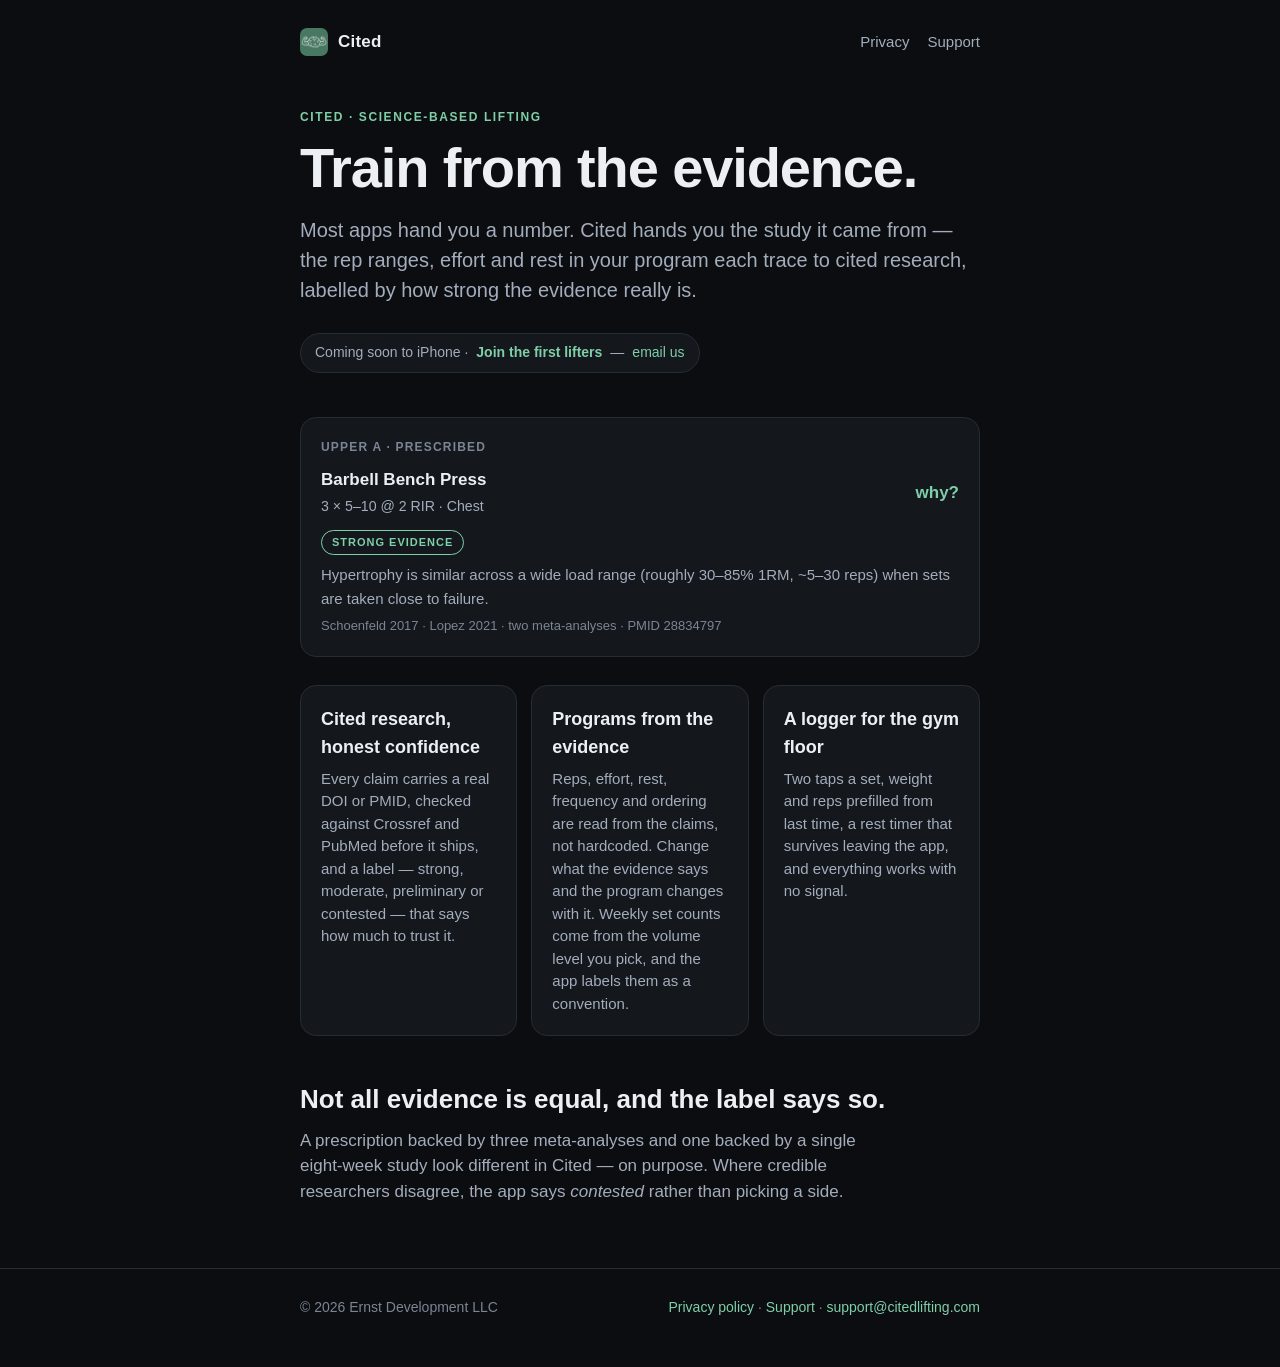
<file: index.html>
<!doctype html>
<html lang="en">
<head>
<meta charset="utf-8">
<meta name="viewport" content="width=device-width,initial-scale=1">
<title>Cited — Train from the evidence</title>
<meta name="description" content="Cited is a science-based lifting app. The rep ranges, effort and rest in your program each trace to a cited study with an honest confidence label.">
<meta property="og:title" content="Cited — Train from the evidence">
<meta property="og:description" content="Programs built from cited research, a logger built for the gym floor, and the studies behind every prescription.">
<meta property="og:image" content="https://citedlifting.com/icon.png">
<meta name="theme-color" content="#0B0D10">
<link rel="icon" href="/favicon.png"><link rel="apple-touch-icon" href="/icon.png">
<link rel="stylesheet" href="/styles.css">
<script>
// Older app builds send the email-confirmation redirect to the site root.
// Anything that looks like an auth outcome in the URL is forwarded to the
// page built for it, which also drops it from the address bar.
(function(){var q=location.search+location.hash;if(/(^|[#&?])(access_token|refresh_token|code|error|error_code|type)=/.test(q))location.replace('/verified/'+location.search+location.hash);})();
</script>
</head>
<body>
<header><div class="wrap">
  <a class="brand" href="/"><img src="/icon.png" alt="">Cited</a>
  <nav><a href="/privacy/">Privacy</a><a href="/support/">Support</a></nav>
</div></header>

<main class="wrap">
  <section class="hero">
    <p class="eyebrow">CITED · SCIENCE-BASED LIFTING</p>
    <h1>Train from the evidence.</h1>
    <p class="lede">Most apps hand you a number. Cited hands you the study it came from — the rep ranges, effort and rest in your program each trace to cited research, labelled by how strong the evidence really is.</p>
    <span class="pill">Coming soon to iPhone · <b>Join the first lifters</b> — <a href="mailto:support@citedlifting.com?subject=Notify%20me%20when%20Cited%20launches">email us</a></span>
  </section>

  <section class="card" style="margin-top:36px">
    <p class="label">UPPER A · PRESCRIBED</p>
    <div class="rx">
      <div><strong>Barbell Bench Press</strong><br><small>3 × 5–10 @ 2 RIR · Chest</small></div>
      <a href="#why" style="font-weight:700">why?</a>
    </div>
    <div id="why" class="claim">
      <span class="badge">STRONG EVIDENCE</span><br>
      <span style="display:block;margin-top:8px">Hypertrophy is similar across a wide load range (roughly 30–85% 1RM, ~5–30 reps) when sets are taken close to failure.</span>
      <span class="meta" style="display:block;margin-top:6px;font-size:13px;color:var(--faint)">Schoenfeld 2017 · Lopez 2021 · two meta-analyses · PMID 28834797</span>
    </div>
  </section>

  <section class="grid">
    <div class="card"><h3>Cited research, honest confidence</h3><p>Every claim carries a real DOI or PMID, checked against Crossref and PubMed before it ships, and a label — strong, moderate, preliminary or contested — that says how much to trust it.</p></div>
    <div class="card"><h3>Programs from the evidence</h3><p>Reps, effort, rest, frequency and ordering are read from the claims, not hardcoded. Change what the evidence says and the program changes with it. Weekly set counts come from the volume level you pick, and the app labels them as a convention.</p></div>
    <div class="card"><h3>A logger for the gym floor</h3><p>Two taps a set, weight and reps prefilled from last time, a rest timer that survives leaving the app, and everything works with no signal.</p></div>
  </section>

  <h2>Not all evidence is equal, and the label says so.</h2>
  <p class="lede" style="font-size:17px">A prescription backed by three meta-analyses and one backed by a single eight-week study look different in Cited — on purpose. Where credible researchers disagree, the app says <em>contested</em> rather than picking a side.</p>
</main>

<footer><div class="wrap">
  <span>© 2026 Ernst Development LLC</span>
  <span><a href="/privacy/">Privacy policy</a> · <a href="/support/">Support</a> · <a href="mailto:support@citedlifting.com">support@citedlifting.com</a></span>
</div></footer>
</body>
</html>
</file>
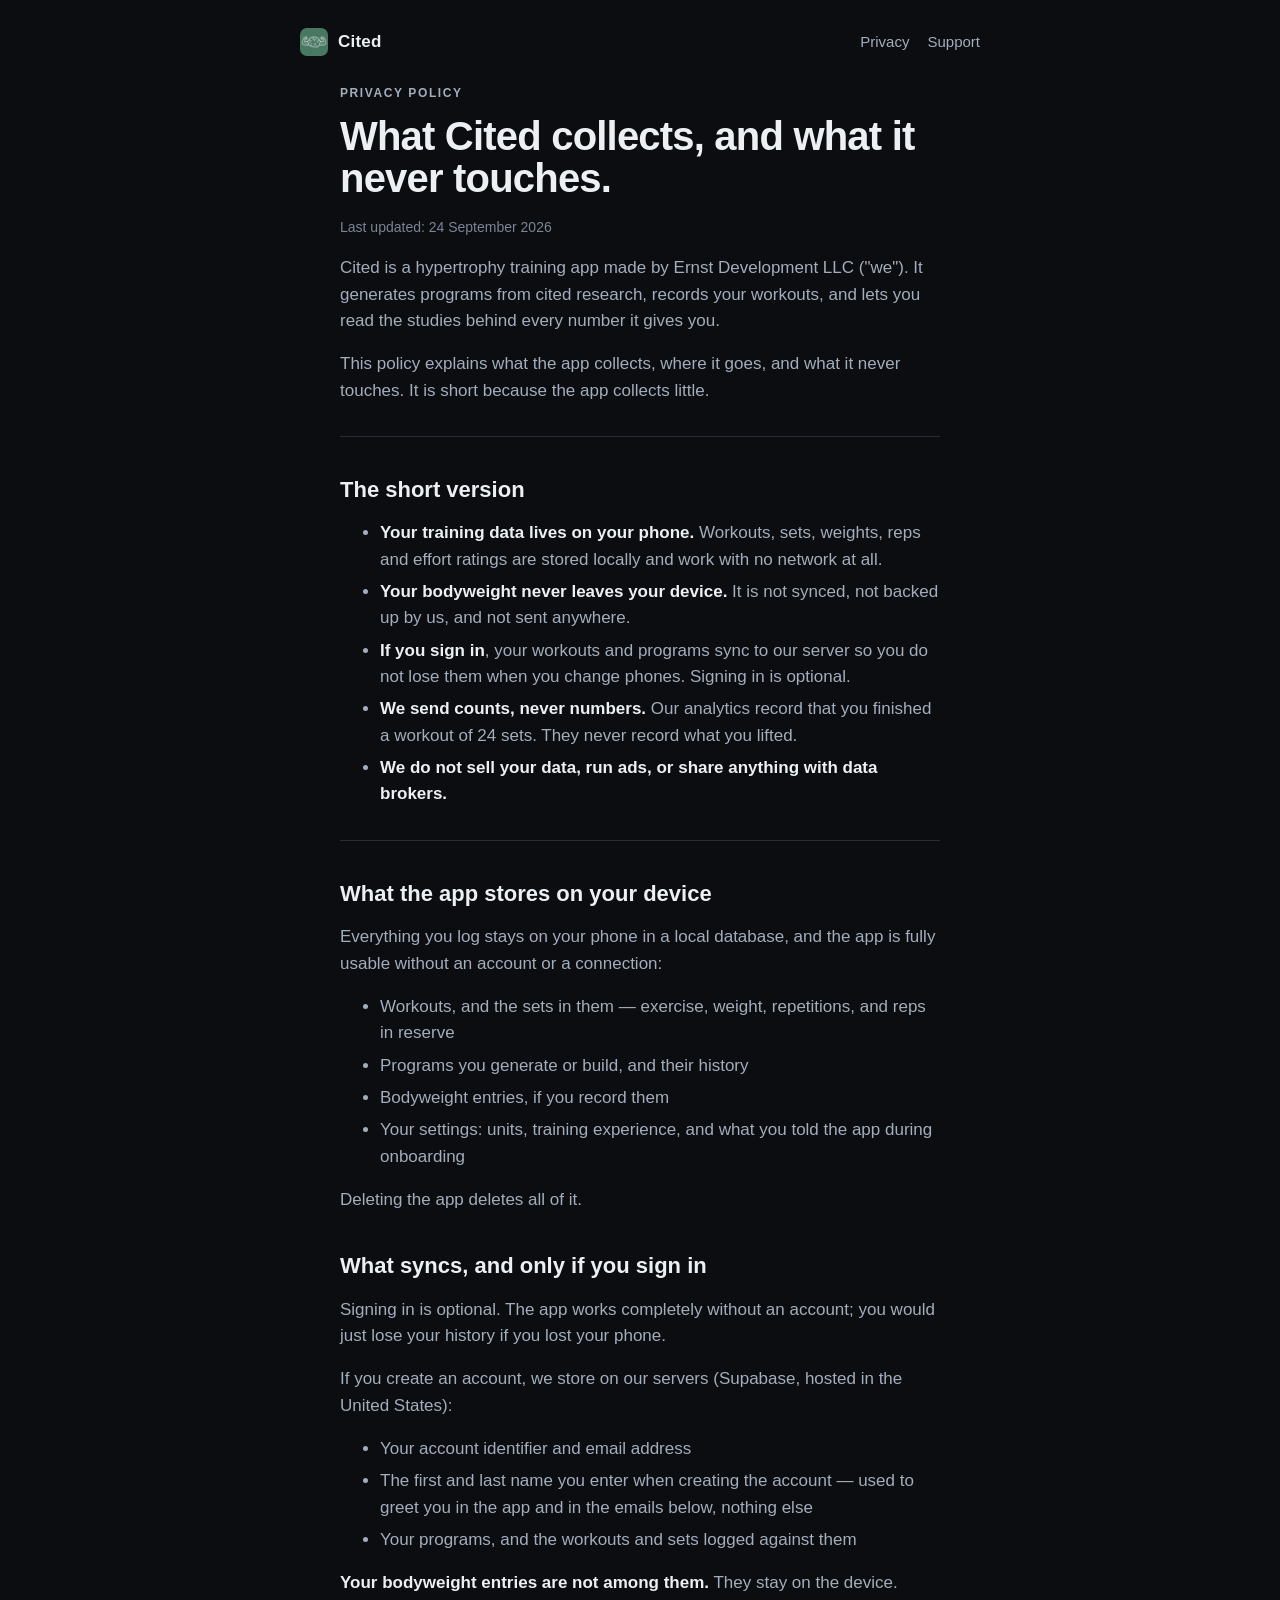
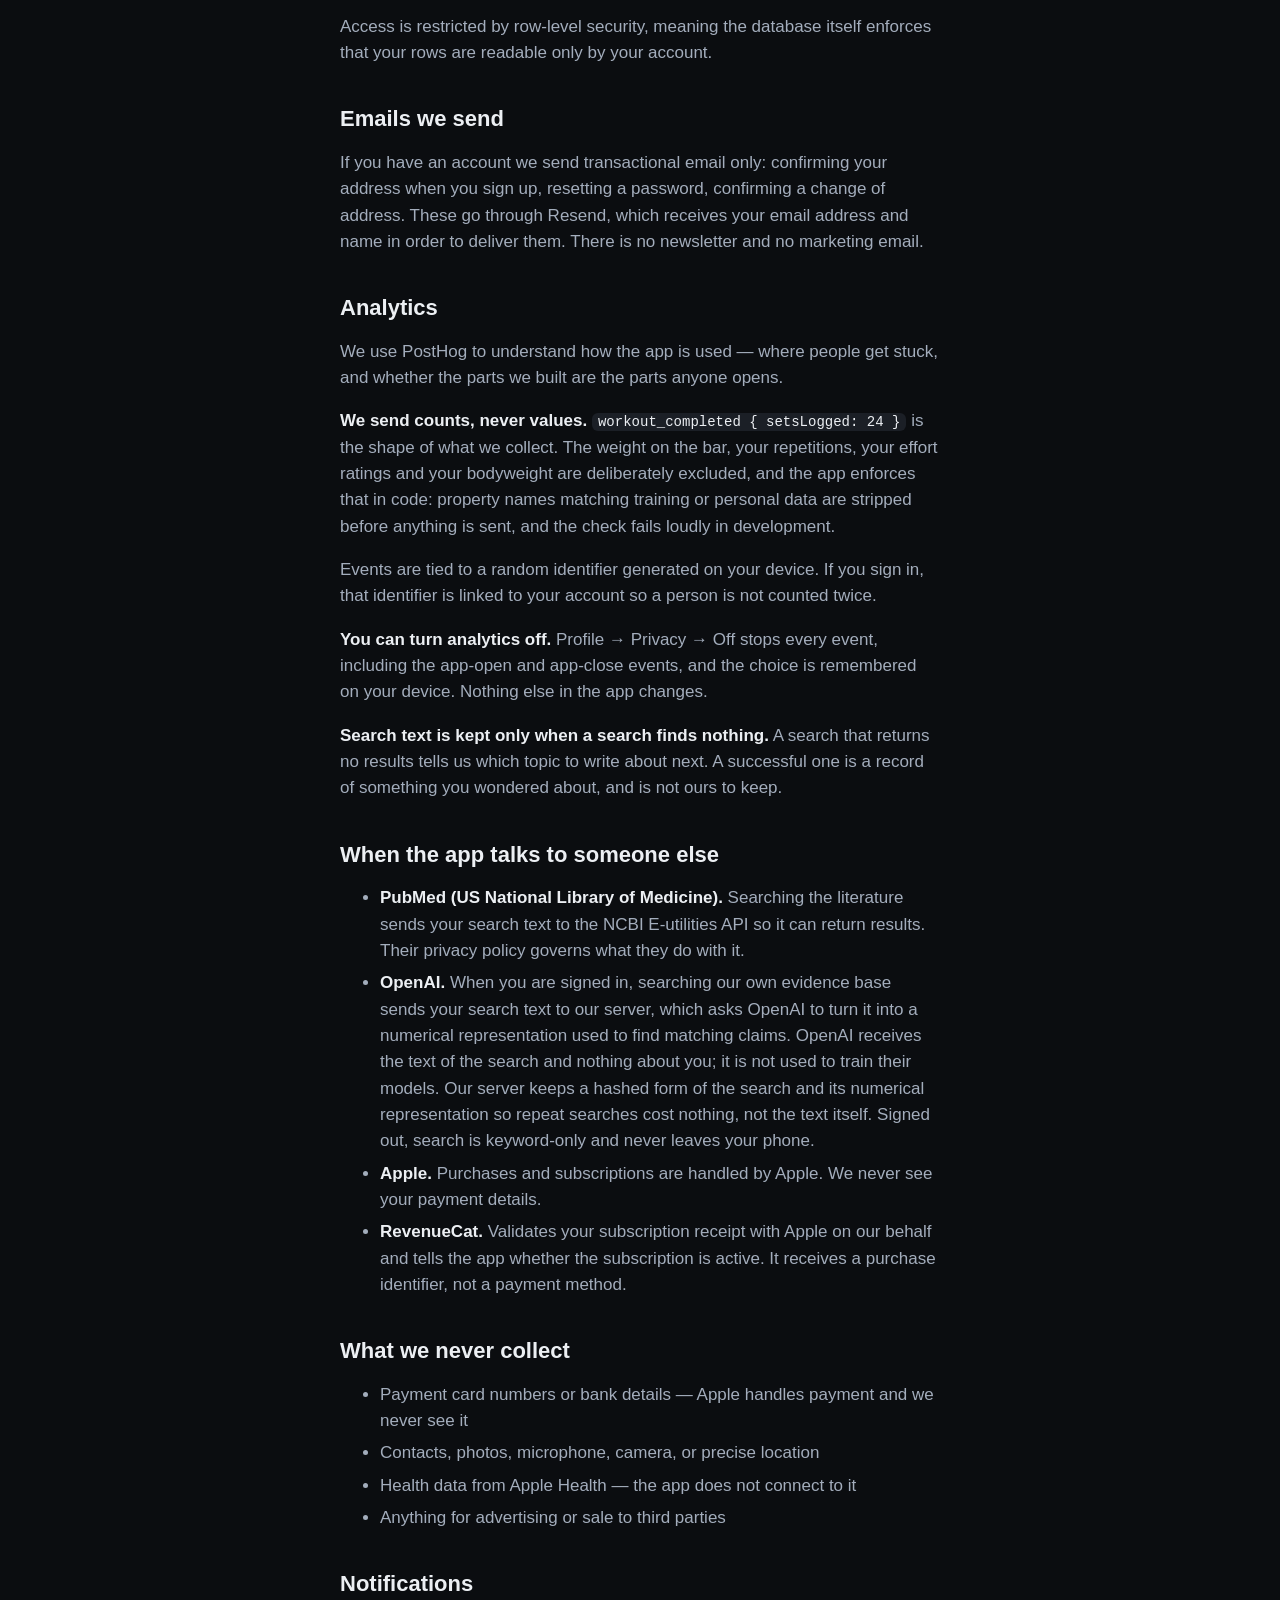
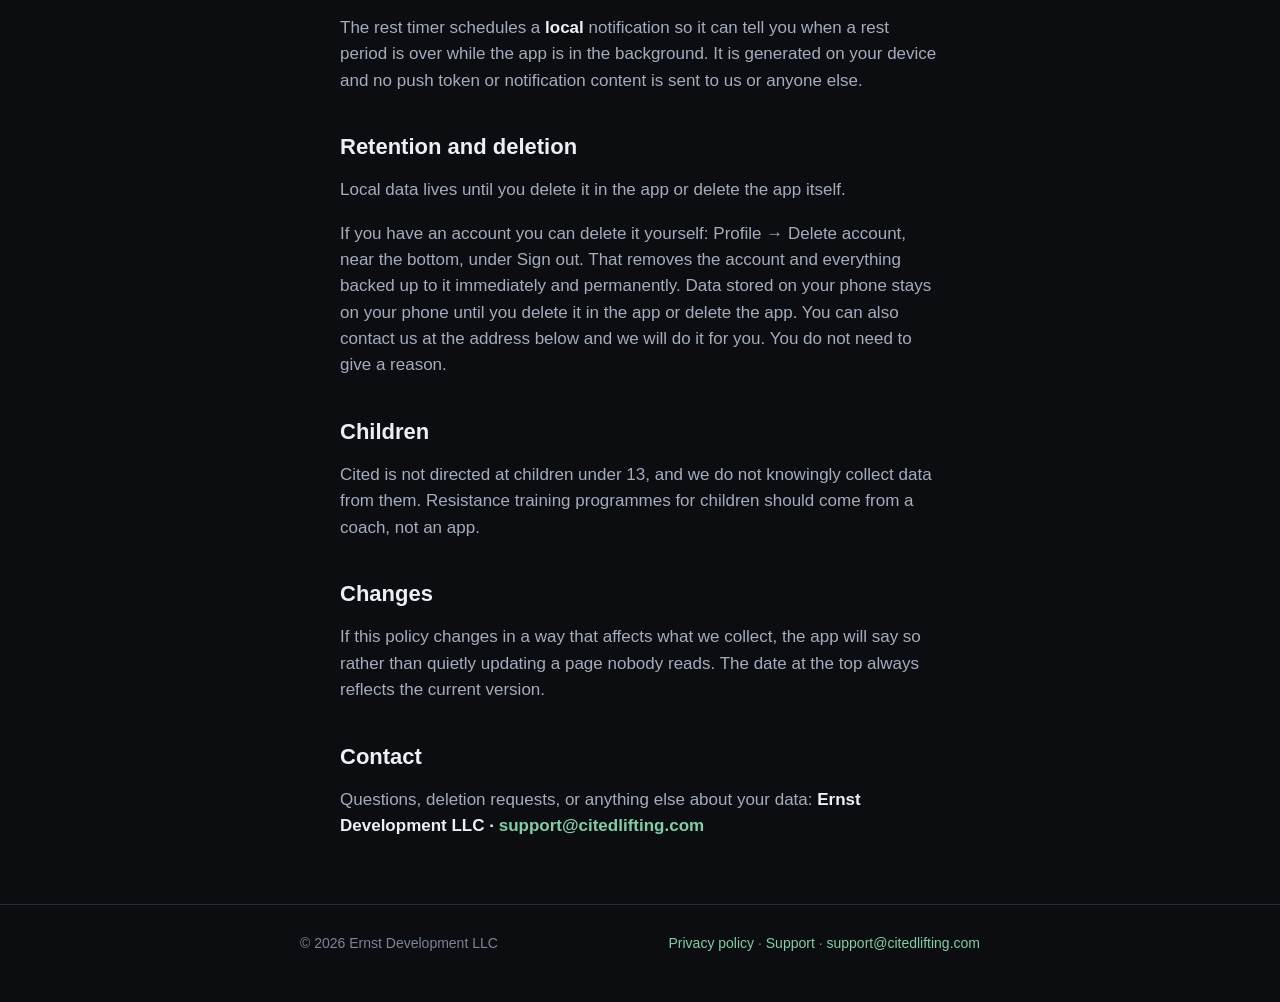
<file: privacy/index.html>
<!doctype html>
<html lang="en">
<head>
<meta charset="utf-8"><meta name="viewport" content="width=device-width,initial-scale=1">
<title>Privacy policy — Cited</title>
<meta name="description" content="What the Cited app collects, where it goes, and what it never touches.">
<meta name="theme-color" content="#0B0D10">
<link rel="icon" href="/favicon.png"><link rel="apple-touch-icon" href="/icon.png">
<link rel="stylesheet" href="/styles.css">
</head>
<body>
<header><div class="wrap">
  <a class="brand" href="/"><img src="/icon.png" alt="">Cited</a>
  <nav><a href="/privacy/">Privacy</a><a href="/support/">Support</a></nav>
</div></header>
<main class="wrap prose">
  <p class="eyebrow">PRIVACY POLICY</p>
  <h1 style="font-size:40px">What Cited collects, and what it never touches.</h1>
  <p class="meta">Last updated: 24 September 2026</p>
  <p>Cited is a hypertrophy training app made by Ernst Development LLC ("we"). It generates programs from cited research, records your workouts, and lets you read the studies behind every number it gives you.</p>
  <p>This policy explains what the app collects, where it goes, and what it never touches. It is short because the app collects little.</p>
  <hr>
  <h2>The short version</h2>
  <ul><li><strong>Your training data lives on your phone.</strong> Workouts, sets, weights, reps and effort ratings are stored locally and work with no network at all.</li><li><strong>Your bodyweight never leaves your device.</strong> It is not synced, not backed up by us, and not sent anywhere.</li><li><strong>If you sign in</strong>, your workouts and programs sync to our server so you do not lose them when you change phones. Signing in is optional.</li><li><strong>We send counts, never numbers.</strong> Our analytics record that you finished a workout of 24 sets. They never record what you lifted.</li><li><strong>We do not sell your data, run ads, or share anything with data brokers.</strong></li></ul>
  <hr>
  <h2>What the app stores on your device</h2>
  <p>Everything you log stays on your phone in a local database, and the app is fully usable without an account or a connection:</p>
  <ul><li>Workouts, and the sets in them — exercise, weight, repetitions, and reps in reserve</li><li>Programs you generate or build, and their history</li><li>Bodyweight entries, if you record them</li><li>Your settings: units, training experience, and what you told the app during onboarding</li></ul>
  <p>Deleting the app deletes all of it.</p>
  <h2>What syncs, and only if you sign in</h2>
  <p>Signing in is optional. The app works completely without an account; you would just lose your history if you lost your phone.</p>
  <p>If you create an account, we store on our servers (Supabase, hosted in the United States):</p>
  <ul><li>Your account identifier and email address</li><li>The first and last name you enter when creating the account — used to greet you in the app and in the emails below, nothing else</li><li>Your programs, and the workouts and sets logged against them</li></ul>
  <p><strong>Your bodyweight entries are not among them.</strong> They stay on the device.</p>
  <p>Access is restricted by row-level security, meaning the database itself enforces that your rows are readable only by your account.</p>
  <h2>Emails we send</h2>
  <p>If you have an account we send transactional email only: confirming your address when you sign up, resetting a password, confirming a change of address. These go through Resend, which receives your email address and name in order to deliver them. There is no newsletter and no marketing email.</p>
  <h2>Analytics</h2>
  <p>We use PostHog to understand how the app is used — where people get stuck, and whether the parts we built are the parts anyone opens.</p>
  <p><strong>We send counts, never values.</strong> <code>workout_completed { setsLogged: 24 }</code> is the shape of what we collect. The weight on the bar, your repetitions, your effort ratings and your bodyweight are deliberately excluded, and the app enforces that in code: property names matching training or personal data are stripped before anything is sent, and the check fails loudly in development.</p>
  <p>Events are tied to a random identifier generated on your device. If you sign in, that identifier is linked to your account so a person is not counted twice.</p>
  <p><strong>You can turn analytics off.</strong> Profile → Privacy → Off stops every event, including the app-open and app-close events, and the choice is remembered on your device. Nothing else in the app changes.</p>
  <p><strong>Search text is kept only when a search finds nothing.</strong> A search that returns no results tells us which topic to write about next. A successful one is a record of something you wondered about, and is not ours to keep.</p>
  <h2>When the app talks to someone else</h2>
  <ul><li><strong>PubMed (US National Library of Medicine).</strong> Searching the literature sends your search text to the NCBI E-utilities API so it can return results. Their privacy policy governs what they do with it.</li><li><strong>OpenAI.</strong> When you are signed in, searching our own evidence base sends your search text to our server, which asks OpenAI to turn it into a numerical representation used to find matching claims. OpenAI receives the text of the search and nothing about you; it is not used to train their models. Our server keeps a hashed form of the search and its numerical representation so repeat searches cost nothing, not the text itself. Signed out, search is keyword-only and never leaves your phone.</li><li><strong>Apple.</strong> Purchases and subscriptions are handled by Apple. We never see your payment details.</li><li><strong>RevenueCat.</strong> Validates your subscription receipt with Apple on our behalf and tells the app whether the subscription is active. It receives a purchase identifier, not a payment method.</li></ul>
  <h2>What we never collect</h2>
  <ul><li>Payment card numbers or bank details — Apple handles payment and we never see it</li><li>Contacts, photos, microphone, camera, or precise location</li><li>Health data from Apple Health — the app does not connect to it</li><li>Anything for advertising or sale to third parties</li></ul>
  <h2>Notifications</h2>
  <p>The rest timer schedules a <strong>local</strong> notification so it can tell you when a rest period is over while the app is in the background. It is generated on your device and no push token or notification content is sent to us or anyone else.</p>
  <h2>Retention and deletion</h2>
  <p>Local data lives until you delete it in the app or delete the app itself.</p>
  <p>If you have an account you can delete it yourself: Profile → Delete account, near the bottom, under Sign out. That removes the account and everything backed up to it immediately and permanently. Data stored on your phone stays on your phone until you delete it in the app or delete the app. You can also contact us at the address below and we will do it for you. You do not need to give a reason.</p>
  <h2>Children</h2>
  <p>Cited is not directed at children under 13, and we do not knowingly collect data from them. Resistance training programmes for children should come from a coach, not an app.</p>
  <h2>Changes</h2>
  <p>If this policy changes in a way that affects what we collect, the app will say so rather than quietly updating a page nobody reads. The date at the top always reflects the current version.</p>
  <h2>Contact</h2>
  <p>Questions, deletion requests, or anything else about your data: <strong>Ernst Development LLC · <a href="mailto:support@citedlifting.com">support@citedlifting.com</a></strong></p>
</main>
<footer><div class="wrap">
  <span>© 2026 Ernst Development LLC</span>
  <span><a href="/privacy/">Privacy policy</a> · <a href="/support/">Support</a> · <a href="mailto:support@citedlifting.com">support@citedlifting.com</a></span>
</div></footer>
</body>
</html>
</file>
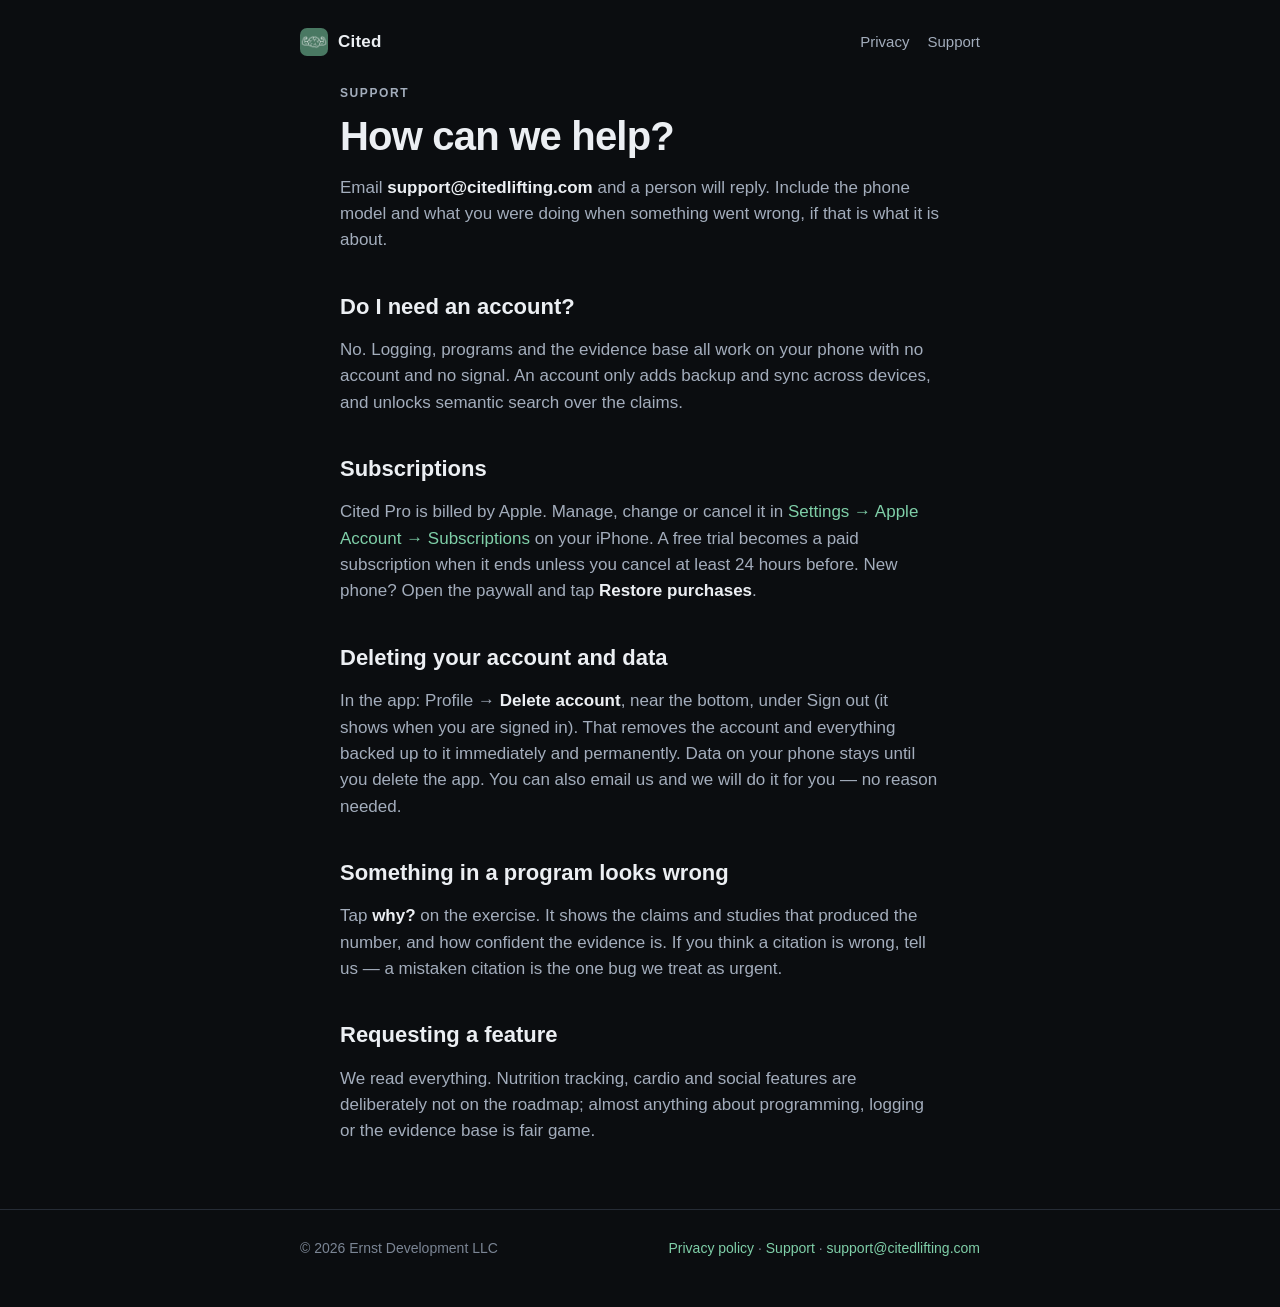
<file: support/index.html>
<!doctype html>
<html lang="en">
<head>
<meta charset="utf-8"><meta name="viewport" content="width=device-width,initial-scale=1">
<title>Support — Cited</title>
<meta name="description" content="Help with the Cited app: accounts, subscriptions, deleting your data, and how to reach us.">
<meta name="theme-color" content="#0B0D10">
<link rel="icon" href="/favicon.png"><link rel="apple-touch-icon" href="/icon.png">
<link rel="stylesheet" href="/styles.css">
</head>
<body>
<header><div class="wrap">
  <a class="brand" href="/"><img src="/icon.png" alt="">Cited</a>
  <nav><a href="/privacy/">Privacy</a><a href="/support/">Support</a></nav>
</div></header>
<main class="wrap prose">
  <p class="eyebrow">SUPPORT</p>
  <h1 style="font-size:40px">How can we help?</h1>
  <p>Email <a href="mailto:support@citedlifting.com"><strong>support@citedlifting.com</strong></a> and a person will reply. Include the phone model and what you were doing when something went wrong, if that is what it is about.</p>

  <h2>Do I need an account?</h2>
  <p>No. Logging, programs and the evidence base all work on your phone with no account and no signal. An account only adds backup and sync across devices, and unlocks semantic search over the claims.</p>

  <h2>Subscriptions</h2>
  <p>Cited Pro is billed by Apple. Manage, change or cancel it in <a href="https://apps.apple.com/account/subscriptions">Settings → Apple Account → Subscriptions</a> on your iPhone. A free trial becomes a paid subscription when it ends unless you cancel at least 24 hours before. New phone? Open the paywall and tap <strong>Restore purchases</strong>.</p>

  <h2>Deleting your account and data</h2>
  <p>In the app: Profile → <strong>Delete account</strong>, near the bottom, under Sign out (it shows when you are signed in). That removes the account and everything backed up to it immediately and permanently. Data on your phone stays until you delete the app. You can also email us and we will do it for you — no reason needed.</p>

  <h2>Something in a program looks wrong</h2>
  <p>Tap <strong>why?</strong> on the exercise. It shows the claims and studies that produced the number, and how confident the evidence is. If you think a citation is wrong, tell us — a mistaken citation is the one bug we treat as urgent.</p>

  <h2>Requesting a feature</h2>
  <p>We read everything. Nutrition tracking, cardio and social features are deliberately not on the roadmap; almost anything about programming, logging or the evidence base is fair game.</p>
</main>
<footer><div class="wrap">
  <span>© 2026 Ernst Development LLC</span>
  <span><a href="/privacy/">Privacy policy</a> · <a href="/support/">Support</a> · <a href="mailto:support@citedlifting.com">support@citedlifting.com</a></span>
</div></footer>
</body>
</html>
</file>
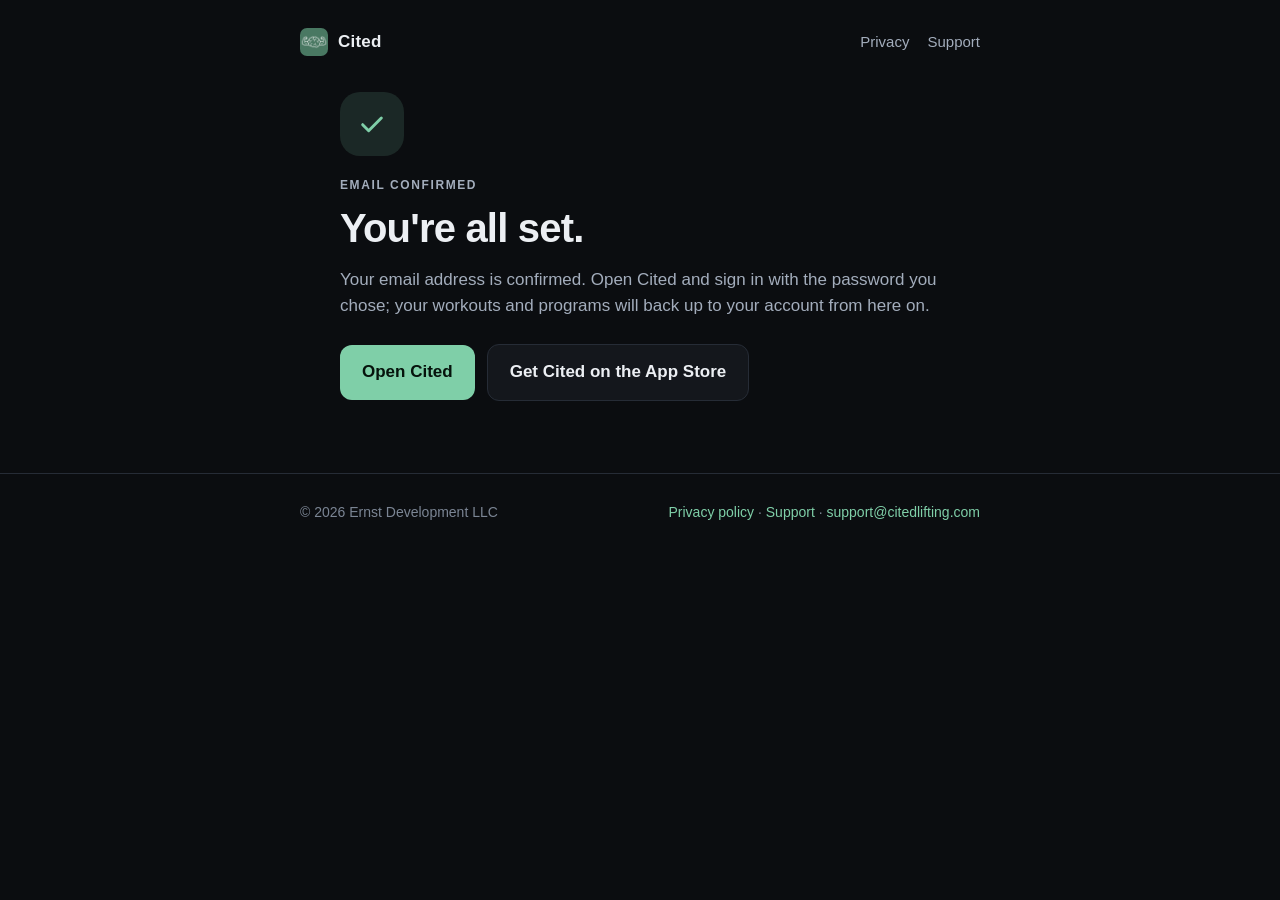
<file: verified/index.html>
<!doctype html>
<html lang="en">
<head>
<meta charset="utf-8"><meta name="viewport" content="width=device-width,initial-scale=1">
<title>Email confirmed — Cited</title>
<meta name="robots" content="noindex">
<meta name="theme-color" content="#0B0D10">
<link rel="icon" href="/favicon.png"><link rel="apple-touch-icon" href="/icon.png">
<link rel="stylesheet" href="/styles.css">
<style>
.status{display:inline-flex;align-items:center;justify-content:center;width:64px;height:64px;border-radius:20px;background:rgba(127,207,168,.14);color:var(--accent);margin:8px 0 20px}
.status.err{background:rgba(255,120,120,.12);color:#ff9a9a}
.status svg{width:32px;height:32px}
.btn{display:inline-block;background:var(--accent);color:var(--accent-text);font-weight:700;padding:14px 22px;border-radius:12px;margin:8px 12px 8px 0}
.btn:hover{text-decoration:none;filter:brightness(1.05)}
.btn.secondary{background:var(--surface);color:var(--text);border:1px solid var(--border)}
.hint{color:var(--faint);font-size:14px;margin-top:14px}
[hidden]{display:none!important}
</style>
</head>
<body>
<header><div class="wrap">
  <a class="brand" href="/"><img src="/icon.png" alt="">Cited</a>
  <nav><a href="/privacy/">Privacy</a><a href="/support/">Support</a></nav>
</div></header>
<main class="wrap prose">
  <section id="ok">
    <div class="status" aria-hidden="true"><svg viewBox="0 0 24 24" fill="none" stroke="currentColor" stroke-width="2.2" stroke-linecap="round" stroke-linejoin="round"><path d="M5 12.5l4.5 4.5L19 7.5"/></svg></div>
    <p class="eyebrow">EMAIL CONFIRMED</p>
    <h1 style="font-size:40px">You're all set.</h1>
    <p>Your email address is confirmed. Open Cited and sign in with the password you chose; your workouts and programs will back up to your account from here on.</p>
    <p><a class="btn" id="open" href="sbl://">Open Cited</a><a class="btn secondary" href="https://apps.apple.com/app/id6809612794">Get Cited on the App Store</a></p>
    <p class="hint" id="open-hint" hidden>If nothing happened, Cited is not installed on this device. Open it on your phone from the home screen and sign in there.</p>
  </section>
  <section id="bad" hidden>
    <div class="status err" aria-hidden="true"><svg viewBox="0 0 24 24" fill="none" stroke="currentColor" stroke-width="2.2" stroke-linecap="round"><path d="M12 7v6"/><circle cx="12" cy="17" r="1" fill="currentColor"/><circle cx="12" cy="12" r="9"/></svg></div>
    <p class="eyebrow">LINK NOT VALID</p>
    <h1 style="font-size:40px">This link has expired or was already used.</h1>
    <p id="bad-reason" class="hint"></p>
    <p>Confirmation links work once and expire after a while. Try signing in to Cited first: if your address was already confirmed, it will simply work. If it says your email is not confirmed, write to <a href="mailto:support@citedlifting.com">support@citedlifting.com</a> from that address and we will confirm it for you.</p>
    <p><a class="btn" href="sbl://">Open Cited</a></p>
  </section>
</main>
<footer><div class="wrap">
  <span>© 2026 Ernst Development LLC</span>
  <span><a href="/privacy/">Privacy policy</a> · <a href="/support/">Support</a> · <a href="mailto:support@citedlifting.com">support@citedlifting.com</a></span>
</div></footer>
<script>
(function () {
  // Supabase sends the outcome in the URL: `?code=` or `#access_token=` on
  // success, `error`/`error_code`/`error_description` on failure. Read it,
  // then drop it from the address bar at once so nothing session-shaped
  // lingers in history or gets copied by accident. Nothing here is stored
  // or sent anywhere.
  var hash = new URLSearchParams(location.hash.replace(/^#/, ''));
  var query = new URLSearchParams(location.search);
  var get = function (k) { return hash.get(k) || query.get(k); };
  var failed = !!(get('error') || get('error_code'));
  var reason = get('error_description');
  try { history.replaceState(null, '', location.pathname); } catch (e) {}
  if (failed) {
    document.getElementById('ok').hidden = true;
    document.getElementById('bad').hidden = false;
    if (reason) document.getElementById('bad-reason').textContent = reason.replace(/\+/g, ' ');
  }
  var open = document.getElementById('open');
  if (open) open.addEventListener('click', function () {
    setTimeout(function () { document.getElementById('open-hint').hidden = false; }, 1500);
  });
})();
</script>
</body>
</html>
</file>
<file: styles.css>
:root{--bg:#0B0D10;--surface:#14171C;--raised:#1B1F26;--border:#262C36;--text:#ECEFF3;--dim:#A3ADBC;--faint:#7B8594;--accent:#7FCFA8;--accent-text:#06130C;--max:720px}
*{box-sizing:border-box}html{-webkit-text-size-adjust:100%}
body{margin:0;background:var(--bg);color:var(--text);font:17px/1.55 -apple-system,BlinkMacSystemFont,"Segoe UI",Inter,Helvetica,Arial,sans-serif}
a{color:var(--accent);text-decoration:none}a:hover{text-decoration:underline}
.wrap{max-width:var(--max);margin:0 auto;padding:0 20px}
header{padding:28px 0}header .wrap{display:flex;align-items:center;justify-content:space-between;gap:16px}
.brand{display:flex;align-items:center;gap:10px;color:var(--text);font-weight:700;letter-spacing:.2px}.brand img{width:28px;height:28px;border-radius:7px}
nav a{color:var(--dim);margin-left:18px;font-size:15px}nav a:hover{color:var(--text)}
.eyebrow{color:var(--accent);font-size:12px;letter-spacing:1.6px;font-weight:700;margin:0 0 12px}
h1{font-size:clamp(36px,7vw,56px);line-height:1.05;letter-spacing:-.02em;margin:0 0 18px}
h2{font-size:26px;line-height:1.2;margin:48px 0 12px}h3{font-size:18px;margin:0 0 6px}
.lede{color:var(--dim);font-size:20px;line-height:1.5;margin:0 0 28px;max-width:34em}
.pill{display:inline-flex;align-items:center;gap:8px;background:var(--surface);border:1px solid var(--border);border-radius:999px;padding:8px 14px;color:var(--dim);font-size:14px}
.pill b{color:var(--accent);font-weight:700}
.card{background:var(--surface);border:1px solid var(--border);border-radius:16px;padding:20px}
.grid{display:grid;grid-template-columns:repeat(auto-fit,minmax(200px,1fr));gap:14px;margin:28px 0}
.grid .card p{color:var(--dim);margin:0;font-size:15px;line-height:1.5}
.label{color:var(--faint);font-size:12px;letter-spacing:1.2px;font-weight:600;margin:0 0 10px}
.rx{display:flex;justify-content:space-between;align-items:center;gap:12px}.rx small{color:var(--dim);font-variant-numeric:tabular-nums}
.badge{display:inline-block;border:1px solid var(--accent);color:var(--accent);border-radius:999px;padding:3px 10px;font-size:11px;letter-spacing:1px;font-weight:700}
.claim{margin-top:10px;color:var(--dim);font-size:15px}
.hero{padding:24px 0 8px}
footer{border-top:1px solid var(--border);margin-top:64px;padding:28px 0 48px;color:var(--faint);font-size:14px}
footer .wrap{display:flex;flex-wrap:wrap;gap:8px 20px;justify-content:space-between}
.prose{max-width:640px}.prose h2{font-size:22px;margin-top:40px}.prose p,.prose li{color:var(--dim)}.prose li{margin:6px 0}.prose strong{color:var(--text)}
.prose .meta{color:var(--faint);font-size:14px}
.prose code{background:var(--raised);border-radius:6px;padding:1px 6px;font-size:14px;color:var(--text)}
hr{border:0;border-top:1px solid var(--border);margin:32px 0}
@media (max-width:520px){nav a{margin-left:12px}.lede{font-size:18px}}
</file>
